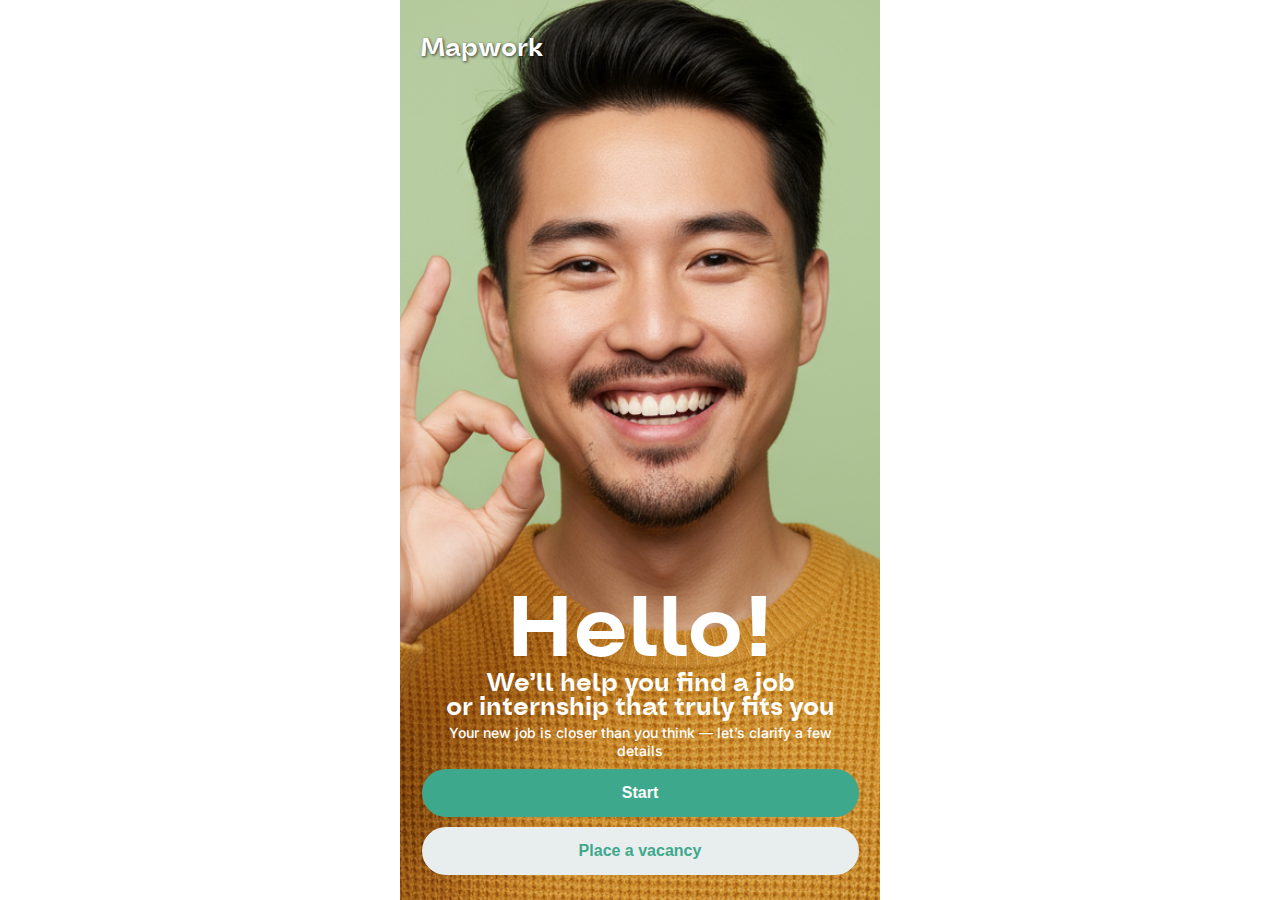
<file: index.html>
<!DOCTYPE html>
<html lang="en">
  <head>
    <meta charset="UTF-8" />
    <meta name="viewport" content="width=device-width, initial-scale=1.0" />
    <title>Mini app</title>
    <link rel="stylesheet" href="style.css" />
    <link
      rel="stylesheet"
      href="https://cdnjs.cloudflare.com/ajax/libs/font-awesome/6.4.0/css/all.min.css"
    />
    <link
      href="https://fonts.googleapis.com/css2?family=Inter:wght@400;500;600;700&display=swap"
      rel="stylesheet"
    />

    <script src="https://code.jquery.com/jquery-3.6.0.min.js"></script>
  </head>
  <body>
    <div class="container">
      <div class="hero">
        <img src="./images/home.png" alt="App interface" class="hero-image" />
        <h3 class="hero_logo">Mapwork</h3>
        <div class="info" id="info">
          <h1 class="info_title">Hello!</h1>
          <h3 class="info_text">
            We’ll help you find a job or internship that truly fits you
          </h3>
          <span class="info_footer"
            >Your new job is closer than you think — let’s clarify a few
            details</span
          >
        </div>
      </div>
    </div>
    <script src="./components/button.component.js"></script>
    <script src="./components/input.js"></script>
    <script src="script.js"></script>
  </body>
</html>
</file>
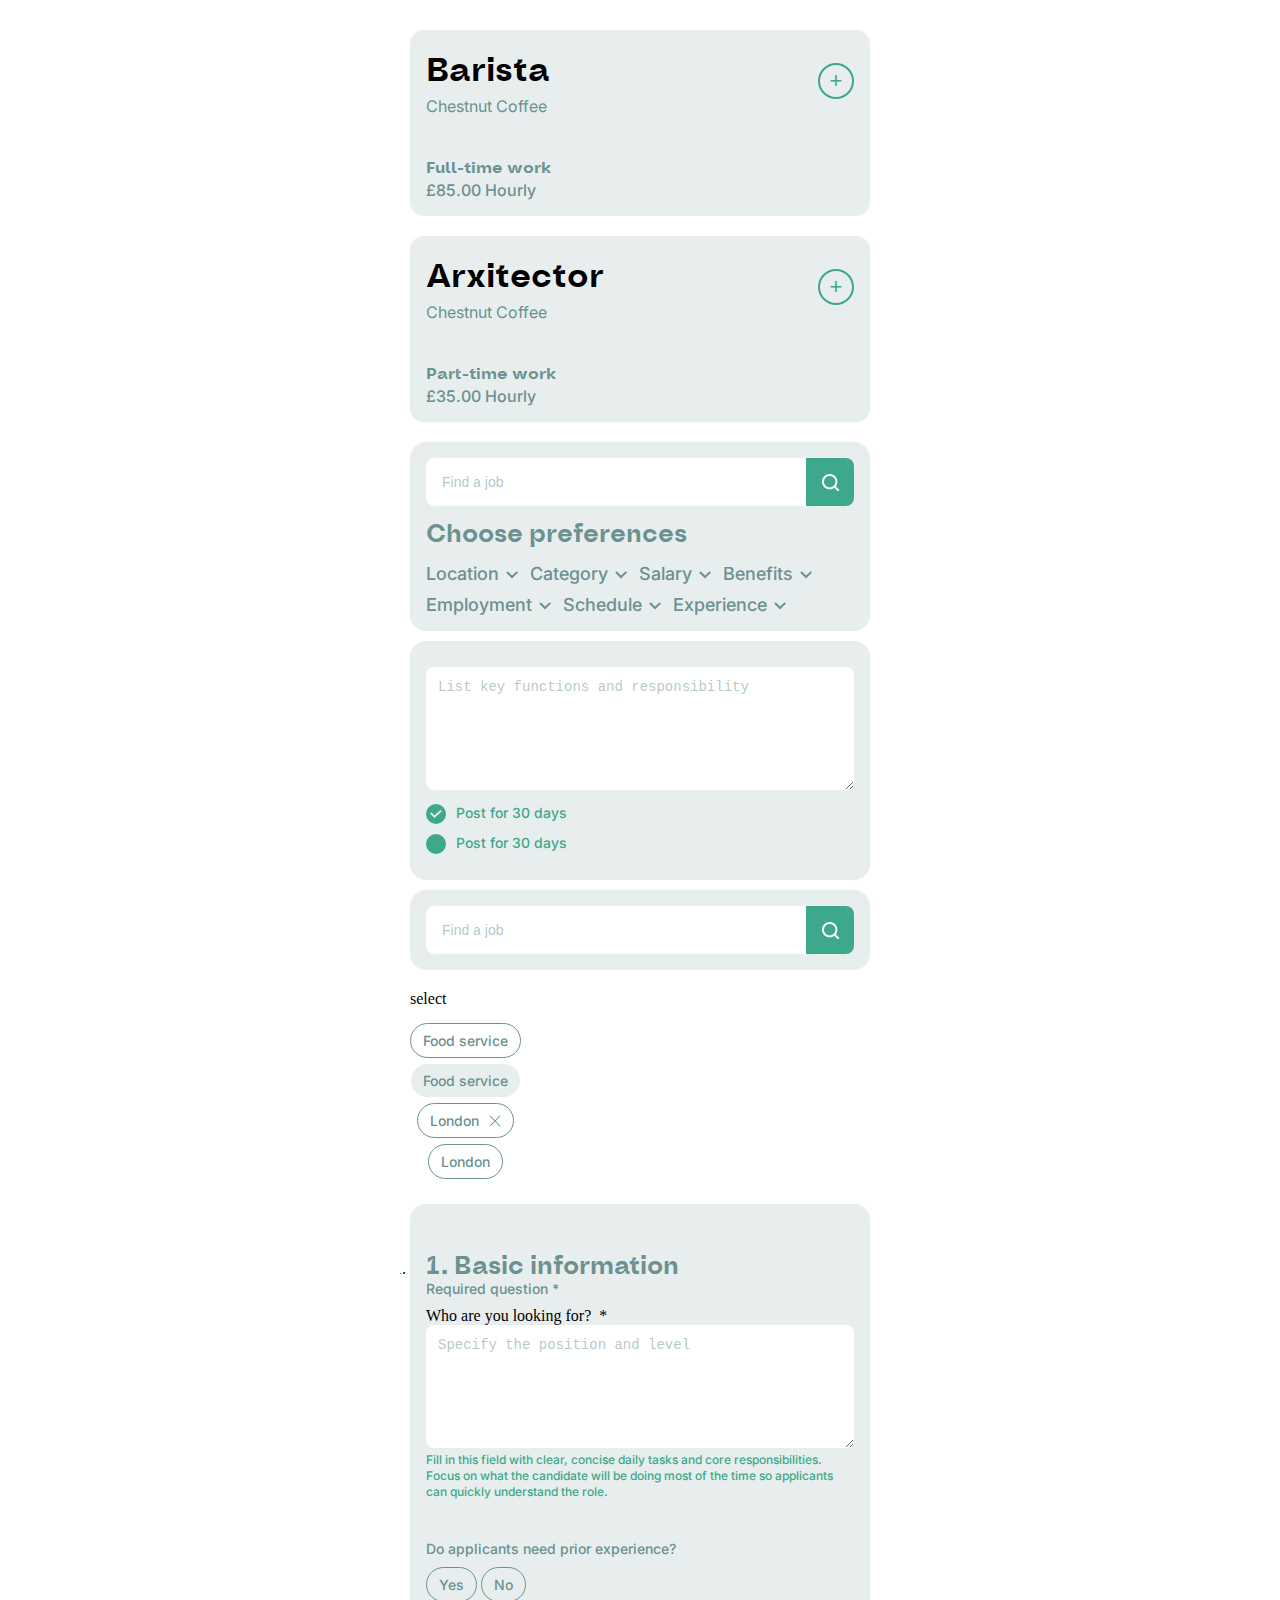
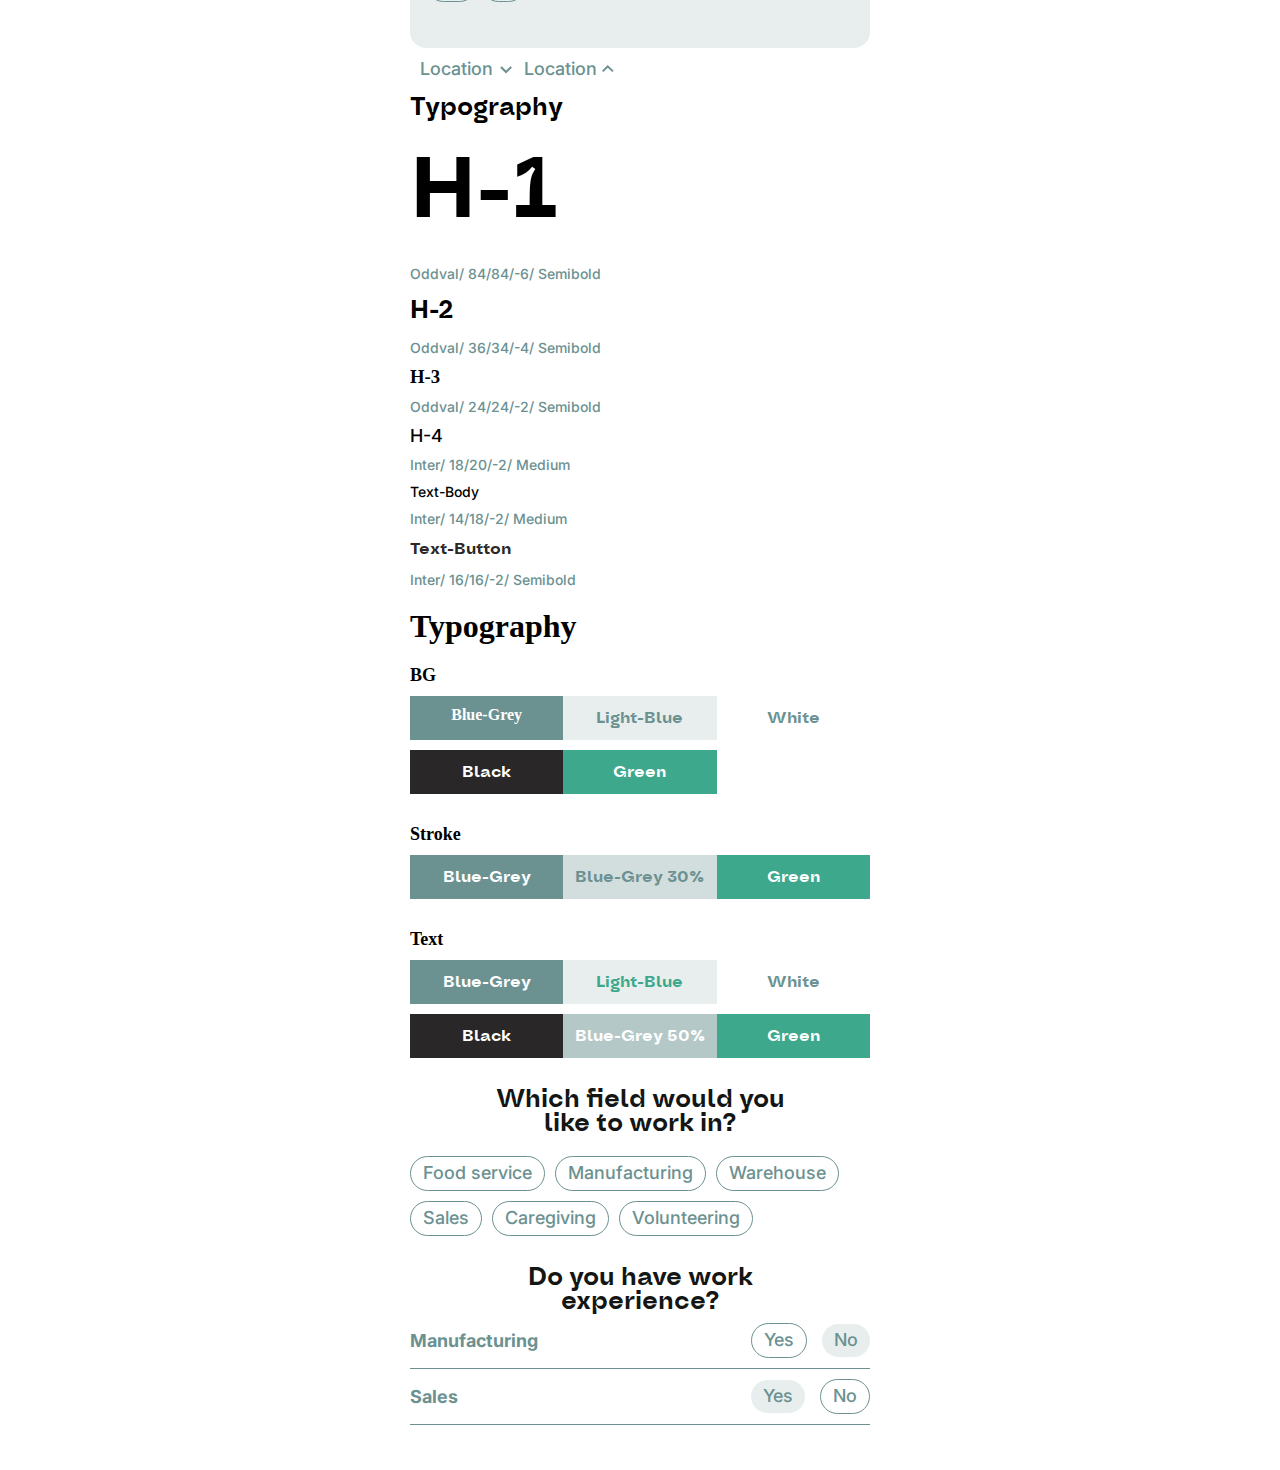
<file: component.html>
<!DOCTYPE html>
<html lang="en">
  <head>
    <meta charset="UTF-8" />
    <meta name="viewport" content="width=device-width, initial-scale=1.0" />
    <title>Component UI</title>
    <link rel="stylesheet" href="style.css" />
    <link
      rel="stylesheet"
      href="https://cdnjs.cloudflare.com/ajax/libs/font-awesome/6.4.0/css/all.min.css"
    />
    <link
      href="https://fonts.googleapis.com/css2?family=Inter:wght@400;500;600;700&display=swap"
      rel="stylesheet"
    />
    <script src="https://code.jquery.com/jquery-3.6.0.min.js"></script>
  </head>
  <body>
    <div class="component_container">
      <div class="filters_list">
        <div
          class="list_item"
          data-title="barista"
          data-location="London"
          data-category="coffee"
          data-employment="full-time"
          data-salary="85000"
        >
          <div class="list_top">
            <div class="title">
              <h2>Barista</h2>
              <span>Chestnut Coffee</span>
            </div>
            <button class="toggle-btn">
              <span class="plus">+</span>
              <span class="minus">−</span>
            </button>
          </div>
          <div class="list_footer">
            <p>Full-time work</p>
            <span>£85.00 Hourly</span>
          </div>
          <div class="collapse">
            <h3 class="respon_title">Responsibilities</h3>
            <ul class="responsibiliti_list">
              <li class="collapse_item">
                Prepare coffee according to specialty coffee standards
                (espresso, cappuccino, latte, and alternative brewing methods)
              </li>
              <li class="collapse_item">
                Operate and maintain coffee equipment
              </li>
              <li class="collapse_item">
                Advise guests on the menu and coffee drinks
              </li>
              <li class="collapse_item">
                Keep the workspace and guest areas clean and organized
              </li>
            </ul>
            <h3>We expect from the candidate:</h3>
            <ul class="candidate_list">
              <li class="candidate_item">
                Barista experience is a plus but not required
              </li>
              <li class="candidate_item">
                Ability to work in a team and attention to detail
              </li>
              <li class="candidate_item">
                Friendly and communicative attitude
              </li>
              <li class="candidate_item">
                Willingness to learn and grow in the coffee field
              </li>
            </ul>
            <h3 class="offer_title">What we offer</h3>
            <ul class="offer_list">
              <li class="offer_item">Training in specialty coffee standards</li>
              <li class="offer_item">Friendly and supportive team</li>
              <li class="offer_item">
                Flexible working schedule (part-time or full-time)
              </li>
              <li class="offer_item">Opportunities for career growth</li>
              <li class="offer_item">
                Bonuses and discounts on coffee products
              </li>
            </ul>
            <button id="Apply" class="apply-btn">Apply</button>
          </div>
        </div>
        <div
          class="list_item"
          data-title="arxitektor"
          data-location="manchester"
          data-category="tea"
          data-employment="part-time"
          data-salary="35000"
        >
          <div class="list_top">
            <div class="title">
              <h2>Arxitector</h2>
              <span>Chestnut Coffee</span>
            </div>
            <button class="toggle-btn">
              <span class="plus">+</span>
              <span class="minus">−</span>
            </button>
          </div>
          <div class="list_footer">
            <p>Part-time work</p>
            <span>£35.00 Hourly</span>
          </div>
          <div class="collapse">
            <h3 class="respon_title">Responsibilities</h3>
            <ul class="responsibiliti_list">
              <li class="collapse_item">
                Prepare coffee according to specialty coffee standards
              </li>
              <li class="collapse_item">
                Operate and maintain coffee equipment
              </li>
              <li class="collapse_item">
                Advise guests on the menu and coffee drinks
              </li>
              <li class="collapse_item">
                Keep the workspace and guest areas clean and organized
              </li>
            </ul>
            <h3>We expect from the candidate:</h3>
            <ul class="candidate_list">
              <li class="candidate_item">
                Barista experience is a plus but not required
              </li>
              <li class="candidate_item">
                Ability to work in a team and attention to detail
              </li>
              <li class="candidate_item">
                Friendly and communicative attitude
              </li>
              <li class="candidate_item">
                Willingness to learn and grow in the coffee field
              </li>
            </ul>
            <h3 class="offer_title">What we offer</h3>
            <ul class="offer_list">
              <li class="offer_item">Training in specialty coffee standards</li>
              <li class="offer_item">Friendly and supportive team</li>
              <li class="offer_item">
                Flexible working schedule (part-time or full-time)
              </li>
              <li class="offer_item">Opportunities for career growth</li>
              <li class="offer_item">
                Bonuses and discounts on coffee products
              </li>
            </ul>
            <button id="Apply" class="apply-btn">Apply</button>
          </div>
        </div>
      </div>
      <div class="find">
        <div class="input">
          <input type="text" id="searchInput" placeholder="Find a job" />
          <div class="icon clear">✕</div>
          <div class="icon search">
            <img src="./images/search.png" alt="search" />
          </div>
        </div>

        <h3 class="find_title">Choose preferences</h3>
        <div class="filters">
          <div class="filter_item">
            <span>Location</span>
            <img
              src="./images/updown.png"
              class="pastga active"
              alt="updown icon"
            />
            <img src="./images/ops.svg" class="yuqoriga" alt="updown icon" />
          </div>
          <div class="filter_item">
            <span>Category</span>
            <img
              src="./images/updown.png"
              class="pastga active"
              alt="updown icon"
            />
            <img src="./images/ops.svg" class="yuqoriga" alt="updown icon" />
          </div>
          <div class="filter_item">
            <span>Salary</span>
            <img
              src="./images/updown.png"
              class="pastga active"
              alt="updown icon"
            />
            <img src="./images/ops.svg" class="yuqoriga" alt="updown icon" />
          </div>
          <div class="filter_item">
            <span>Benefits</span>
            <img
              src="./images/updown.png"
              class="pastga active"
              alt="updown icon"
            />
            <img src="./images/ops.svg" class="yuqoriga" alt="updown icon" />
          </div>
          <div class="filter_item">
            <span>Employment</span>
            <img
              src="./images/updown.png"
              class="pastga active"
              alt="updown icon"
            />
            <img src="./images/ops.svg" class="yuqoriga" alt="updown icon" />
          </div>
          <div class="filter_item">
            <span>Schedule</span>
            <img
              src="./images/updown.png"
              class="pastga active"
              alt="updown icon"
            />
            <img src="./images/ops.svg" class="yuqoriga" alt="updown icon" />
          </div>
          <div class="filter_item">
            <span>Experience</span>
            <img
              src="./images/updown.png"
              class="pastga active"
              alt="updown icon"
            />
            <img src="./images/ops.svg" class="yuqoriga" alt="updown icon" />
          </div>
        </div>
      </div>
      <div class="company">
        <div class="company_form">
          <div id="companyInputComponent"></div>
          <div class="form_item">
            <textarea
              name=""
              placeholder="List key functions and responsibility"
            ></textarea>
          </div>
          <div class="checkbox">
            <div class="checkbox_item">
              <div class="check_icon">
                <img src="./images/check.png" class="active" alt="check icon" />
              </div>
              <span>Post for 30 days</span>
            </div>
            <div class="checkbox_item">
              <div class="check_icon">
                <img src="./images/check.png" alt="check icon" />
              </div>
              <span>Post for 30 days</span>
            </div>
          </div>
        </div>
      </div>
      <div class="find">
        <div class="input">
          <input type="text" id="searchInputComp" placeholder="Find a job" />
          <div class="icon clear">✕</div>
          <div class="icon search">
            <img src="./images/search.png" alt="search" />
          </div>
        </div>
      </div>
      <div id="btnsComponent" class="btns"></div>
      <div class="select">
        <span>select</span>
        <div class="filter_keys">
          <div class="keys_item">
            <span>Food service</span>
          </div>
          <div class="keys_item active">
            <span>Food service</span>
          </div>
          <div class="keys_item">
            <span>London</span>
            <img src="./images/filterClose.png" alt="filterClose icon" />
          </div>
          <div class="keys_item">
            <span>London</span>
          </div>
        </div>
      </div>
      <div class="form_elements">
        <ol class="content">
          <li class="question">
            <!-- <h4>Who are you looking for? </h4> -->
            <h1>1. Basic information</h1>
            <p>Required question *</p>
            <div id="questionForm" class="form">
              <div id="formTopComp" class="form_top"></div>
              <div class="form_item">
                <label for="">Who are you looking for?  *</label>
                <textarea
                  name=""
                  placeholder="Specify the position and level"
                ></textarea>
                <br />
                <span class="area_info">
                  Fill in this field with clear, concise daily tasks and core
                  responsibilities. Focus on what the candidate will be doing
                  most of the time so applicants can quickly understand the
                  role.
                </span>
              </div>
              <div class="application_nedd">
                <h1>Do applicants need prior experience?</h1>
                <div class="buttons">
                  <div class="yes">Yes</div>
                  <div class="no">No</div>
                </div>
              </div>
            </div>
          </li>
        </ol>
        <div class="filters">
          <div class="filter_item">
            <span>Location</span>
            <img
              src="./images/updown.png"
              class="pastga active"
              alt="updown icon"
            />
            <img src="./images/ops.svg" class="yuqoriga" alt="updown icon" />
          </div>
          <div class="filter_item">
            <span>Location</span>
            <img src="./images/updown.png" class="pastga" alt="updown icon" />
            <img
              src="./images/ops.svg"
              class="yuqoriga active"
              alt="updown icon"
            />
          </div>
        </div>
      </div>
      <div class="typography">
        <h2>Typography</h2>
        <h1>H-1</h1>
        <span class="h1_info">Oddval/ 84/84/-6/ Semibold</span>
        <h2>H-2</h2>
        <span class="h1_info">Oddval/ 36/34/-4/ Semibold</span>
        <h3>H-3</h3>
        <span class="h1_info">Oddval/ 24/24/-2/ Semibold</span>
        <h4>H-4</h4>
        <span class="h1_info">Inter/ 18/20/-2/ Medium</span>
        <p class="text">Text-Body</p>
        <span class="h1_info">Inter/ 14/18/-2/ Medium</span>
        <p class="btn">Text-Button</p>
        <span class="h1_info">Inter/ 16/16/-2/ Semibold</span>
        <div class="compBtn"></div>
      </div>
      <div class="typographys">
        <h1>Typography</h1>

        <div class="section">
          <h2>BG</h2>
          <div class="color-row">
            <div class="color-box bg-blue-grey">Blue-Grey</div>
            <div class="color-box bg-light-blue">Light-Blue</div>
            <div class="color-box bg-white">White</div>
          </div>
          <div class="color-row">
            <div class="color-box bg-black">Black</div>
            <div class="color-box bg-green">Green</div>
            <div class="color-box"></div>
          </div>
        </div>

        <div class="section">
          <h2>Stroke</h2>
          <div class="color-stroke">
            <div class="color-boxs stroke-blue-grey">Blue-Grey</div>
            <div class="color-boxs stroke-blue-grey-30">Blue-Grey 30%</div>
            <div class="color-boxs stroke-green">Green</div>
          </div>
        </div>

        <div class="section">
          <h2>Text</h2>
          <div class="color-stroke">
            <div class="color-boxs text-white bg-blue-grey">Blue-Grey</div>
            <div class="color-boxs text-light-blue bg-white">Light-Blue</div>
            <div class="color-boxs text-blue-grey bg-white">White</div>
          </div>
          <div class="color-stroke">
            <div class="color-boxs text-white bg-black">Black</div>
            <div class="color-boxs text-white bg-bluee-grey">Blue-Grey 50%</div>
            <div class="color-boxs text-white bg-green">Green</div>
          </div>
        </div>
      </div>
      <div class="organisms">
        <div class="card">
          <h3 class="card_title">
            Which field would you <br />
            like to work in?
          </h3>
          <div class="tubs">
            <div class="tub">Food service</div>
            <div class="tub">Manufacturing</div>
            <div class="tub">Warehouse</div>
            <div class="tub">Sales</div>
            <div class="tub">Caregiving</div>
            <div class="tub">Volunteering</div>
          </div>
        </div>
        <div class="card">
          <h3 class="card_title">
            Do you have work <br />
            experience?
          </h3>
          <div class="lists_work">
            <div class="list_item">
              <h4 class="list_title">Manufacturing</h4>
              <div class="buttons">
                <div class="yes active">Yes</div>
                <div class="no">No</div>
              </div>
            </div>
            <div class="list_item">
              <h4 class="list_title">Sales</h4>
              <div class="buttons">
                <div class="yes">Yes</div>
                <div class="no active">No</div>
              </div>
            </div>
          </div>
        </div>
      </div>
    </div>
    <script src="./components/button.component.js"></script>
    <script src="./components/input.js"></script>
    <script src="script.js"></script>
  </body>
</html>
</file>
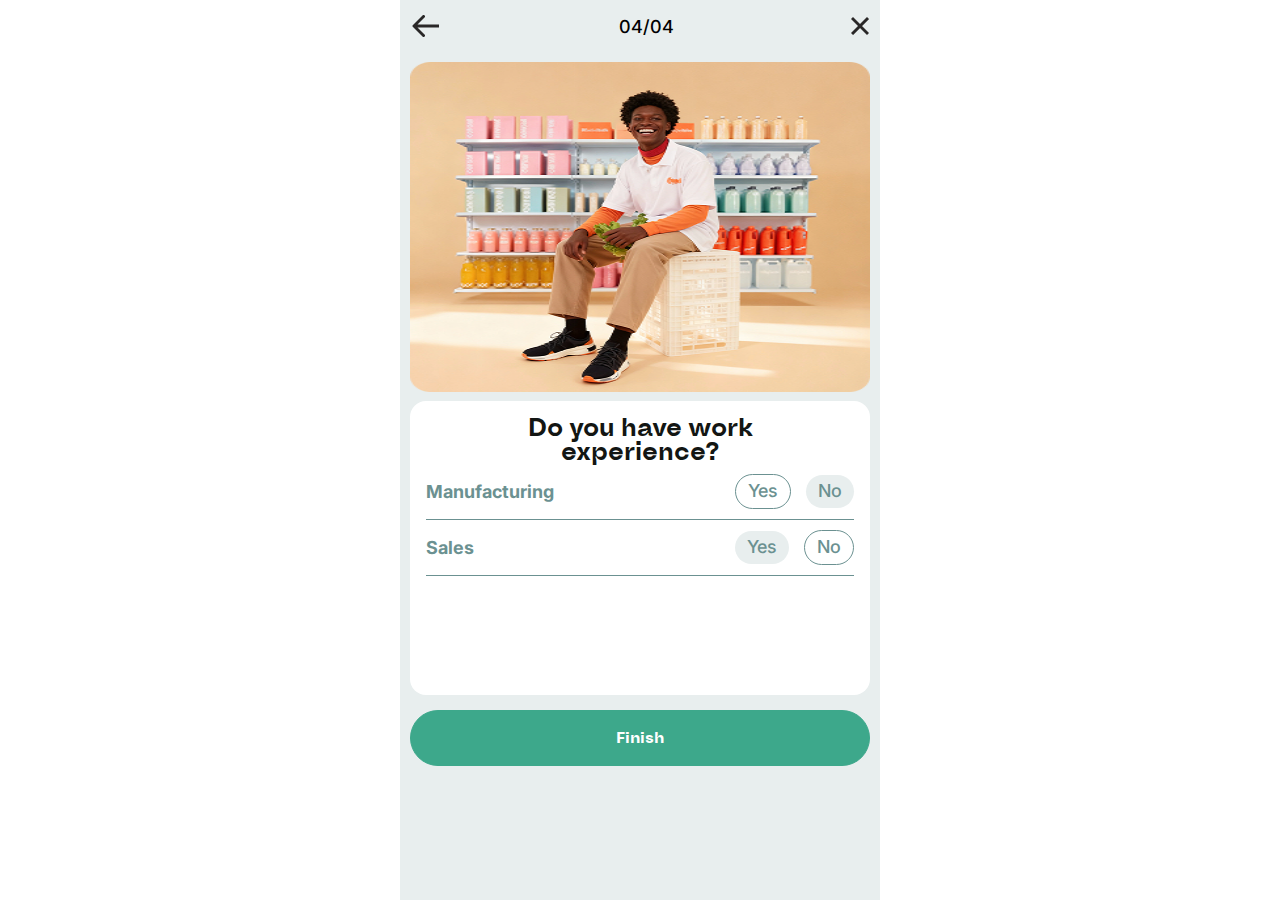
<file: finish.html>
<!DOCTYPE html>
<html lang="en">
  <head>
    <meta charset="UTF-8" />
    <meta name="viewport" content="width=device-width, initial-scale=1.0" />
    <title>Document</title>
    <link rel="stylesheet" href="style.css" />
    <link
      rel="stylesheet"
      href="https://cdnjs.cloudflare.com/ajax/libs/font-awesome/6.4.0/css/all.min.css"
    />
    <link
      href="https://fonts.googleapis.com/css2?family=Inter:wght@400;500;600;700&display=swap"
      rel="stylesheet"
    />
    <script src="https://code.jquery.com/jquery-3.6.0.min.js"></script>
  </head>
  <body>
    <div id="finishBtn" class="container second">
      <div class="close">
        <img src="./images/back.png" alt="" id="backBtn" />
        <h3 class="date">04/04</h3>
        <img src="./images/close.png" alt="close icon" />
      </div>

      <div class="images">
        <img src="./images/finish.png" alt="second page hero img" />
      </div>
      <div class="card">
        <h3 class="card_title">
          Do you have work <br />
          experience?
        </h3>
        <div class="lists_work">
          <div class="list_item">
            <h4 class="list_title">Manufacturing</h4>
            <div class="buttons">
              <div class="yes active">Yes</div>
              <div class="no">No</div>
            </div>
          </div>
          <div class="list_item">
            <h4 class="list_title">Sales</h4>
            <div class="buttons">
              <div class="yes">Yes</div>
              <div class="no active">No</div>
            </div>
          </div>
        </div>
      </div>

      <!-- <div id="second_btn"></div> -->
    </div>
    <script src="./components/button.component.js"></script>
    <script src="./components/input.js"></script>
    <script src="script.js"></script>
  </body>
</html>
</file>
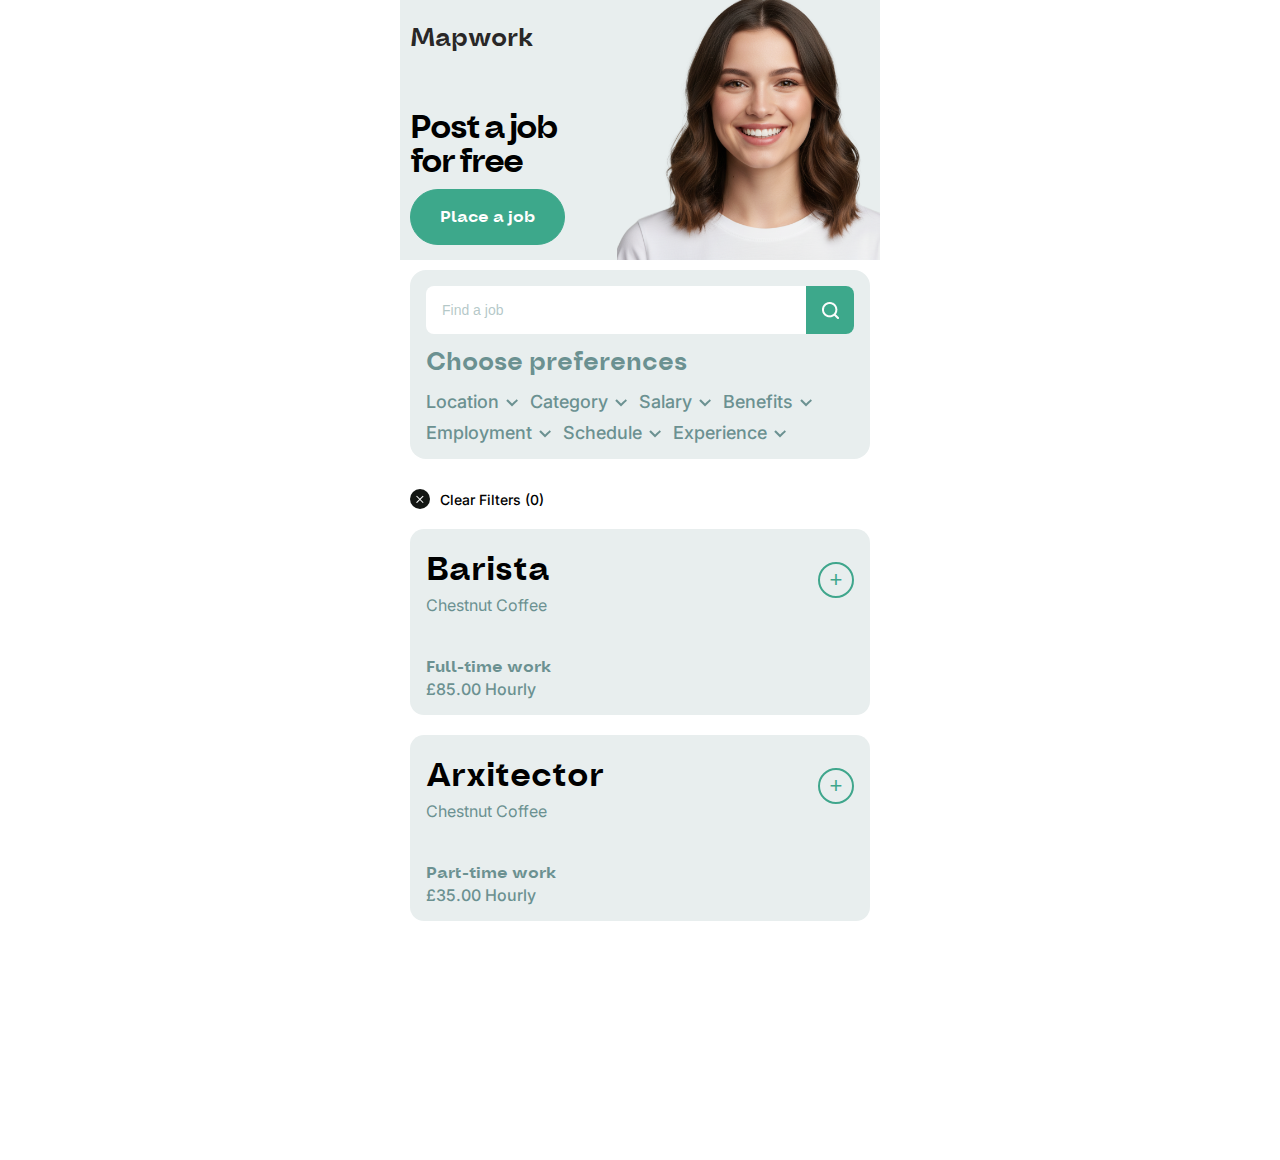
<file: jobs.html>
<!DOCTYPE html>
<html lang="en">
  <head>
    <meta charset="UTF-8" />
    <meta name="viewport" content="width=device-width, initial-scale=1.0" />
    <title>Jobs</title>
    <link rel="stylesheet" href="style.css" />
    <link
      rel="stylesheet"
      href="https://cdnjs.cloudflare.com/ajax/libs/font-awesome/6.4.0/css/all.min.css"
    />
    <link
      href="https://fonts.googleapis.com/css2?family=Inter:wght@400;500;600;700&display=swap"
      rel="stylesheet"
    />
    <script src="https://code.jquery.com/jquery-3.6.0.min.js"></script>
  </head>
  <body>
    <div class="container_job">
      <div class="jobs_hero">
        <img src="./images/hero.png" alt="hero img" id="backBtn" />
        <h1 class="jobs_title">Mapwork</h1>
        <div id="infoBtn" class="job_info">
          <h2>
            Post a job <br />
            for free
          </h2>
        </div>
      </div>
      <div class="jobs_main container">
        <div class="find">
          <div class="input">
            <input type="text" id="searchInput" placeholder="Find a job" />
            <div class="icon clear">✕</div>
            <div class="icon search">
              <img src="./images/search.png" alt="search" />
            </div>
          </div>

          <h3 class="find_title">Choose preferences</h3>
          <div class="filters">
            <div class="filter_item">
              <span>Location</span>
              <img
                src="./images/updown.png"
                class="pastga active"
                alt="updown icon"
              />
              <img src="./images/ops.svg" class="yuqoriga" alt="updown icon" />
            </div>
            <div class="filter_item">
              <span>Category</span>
              <img
                src="./images/updown.png"
                class="pastga active"
                alt="updown icon"
              />
              <img src="./images/ops.svg" class="yuqoriga" alt="updown icon" />
            </div>
            <div class="filter_item">
              <span>Salary</span>
              <img
                src="./images/updown.png"
                class="pastga active"
                alt="updown icon"
              />
              <img src="./images/ops.svg" class="yuqoriga" alt="updown icon" />
            </div>
            <div class="filter_item">
              <span>Benefits</span>
              <img
                src="./images/updown.png"
                class="pastga active"
                alt="updown icon"
              />
              <img src="./images/ops.svg" class="yuqoriga" alt="updown icon" />
            </div>
            <div class="filter_item">
              <span>Employment</span>
              <img
                src="./images/updown.png"
                class="pastga active"
                alt="updown icon"
              />
              <img src="./images/ops.svg" class="yuqoriga" alt="updown icon" />
            </div>
            <div class="filter_item">
              <span>Schedule</span>
              <img
                src="./images/updown.png"
                class="pastga active"
                alt="updown icon"
              />
              <img src="./images/ops.svg" class="yuqoriga" alt="updown icon" />
            </div>
            <div class="filter_item">
              <span>Experience</span>
              <img
                src="./images/updown.png"
                class="pastga active"
                alt="updown icon"
              />
              <img src="./images/ops.svg" class="yuqoriga" alt="updown icon" />
            </div>
          </div>
        </div>
        <div class="filter_value">
          <div class="filter_keys">
            <!-- <div class="keys_item">
              <span>Barista</span>
              <img src="./images/filterClose.png" alt="filterClose icon" />
            </div> -->
          </div>
          <div class="filter_result_total">
            <div class="close_total">
              <img src="./images/filterResultCloe.png" alt="updown icon" />
            </div>
            <span class="result_title">Clear Filters (0)</span>
          </div>
        </div>
        <div class="filters_list">
          <div
            class="list_item"
            data-title="barista"
            data-location="London"
            data-category="coffee"
            data-employment="full-time"
            data-salary="85000"
          >
            <div class="list_top">
              <div class="title">
                <h2>Barista</h2>
                <span>Chestnut Coffee</span>
              </div>
              <button class="toggle-btn">
                <span class="plus">+</span>
                <span class="minus">−</span>
              </button>
            </div>
            <div class="list_footer">
              <p>Full-time work</p>
              <span>£85.00 Hourly</span>
            </div>
            <div class="collapse">
              <h3 class="respon_title">Responsibilities</h3>
              <ul class="responsibiliti_list">
                <li class="collapse_item">
                  Prepare coffee according to specialty coffee standards
                  (espresso, cappuccino, latte, and alternative brewing methods)
                </li>
                <li class="collapse_item">
                  Operate and maintain coffee equipment
                </li>
                <li class="collapse_item">
                  Advise guests on the menu and coffee drinks
                </li>
                <li class="collapse_item">
                  Keep the workspace and guest areas clean and organized
                </li>
              </ul>
              <h3>We expect from the candidate:</h3>
              <ul class="candidate_list">
                <li class="candidate_item">
                  Barista experience is a plus but not required
                </li>
                <li class="candidate_item">
                  Ability to work in a team and attention to detail
                </li>
                <li class="candidate_item">
                  Friendly and communicative attitude
                </li>
                <li class="candidate_item">
                  Willingness to learn and grow in the coffee field
                </li>
              </ul>
              <h3 class="offer_title">What we offer</h3>
              <ul class="offer_list">
                <li class="offer_item">
                  Training in specialty coffee standards
                </li>
                <li class="offer_item">Friendly and supportive team</li>
                <li class="offer_item">
                  Flexible working schedule (part-time or full-time)
                </li>
                <li class="offer_item">Opportunities for career growth</li>
                <li class="offer_item">
                  Bonuses and discounts on coffee products
                </li>
              </ul>
              <button id="Apply" class="apply-btn">Apply</button>
            </div>
          </div>
          <div
            class="list_item"
            data-title="arxitektor"
            data-location="manchester"
            data-category="tea"
            data-employment="part-time"
            data-salary="35000"
          >
            <div class="list_top">
              <div class="title">
                <h2>Arxitector</h2>
                <span>Chestnut Coffee</span>
              </div>
              <button class="toggle-btn">
                <span class="plus">+</span>
                <span class="minus">−</span>
              </button>
            </div>
            <div class="list_footer">
              <p>Part-time work</p>
              <span>£35.00 Hourly</span>
            </div>
            <div class="collapse">
              <h3 class="respon_title">Responsibilities</h3>
              <ul class="responsibiliti_list">
                <li class="collapse_item">
                  Prepare coffee according to specialty coffee standards
                </li>
                <li class="collapse_item">
                  Operate and maintain coffee equipment
                </li>
                <li class="collapse_item">
                  Advise guests on the menu and coffee drinks
                </li>
                <li class="collapse_item">
                  Keep the workspace and guest areas clean and organized
                </li>
              </ul>
              <h3>We expect from the candidate:</h3>
              <ul class="candidate_list">
                <li class="candidate_item">
                  Barista experience is a plus but not required
                </li>
                <li class="candidate_item">
                  Ability to work in a team and attention to detail
                </li>
                <li class="candidate_item">
                  Friendly and communicative attitude
                </li>
                <li class="candidate_item">
                  Willingness to learn and grow in the coffee field
                </li>
              </ul>
              <h3 class="offer_title">What we offer</h3>
              <ul class="offer_list">
                <li class="offer_item">
                  Training in specialty coffee standards
                </li>
                <li class="offer_item">Friendly and supportive team</li>
                <li class="offer_item">
                  Flexible working schedule (part-time or full-time)
                </li>
                <li class="offer_item">Opportunities for career growth</li>
                <li class="offer_item">
                  Bonuses and discounts on coffee products
                </li>
              </ul>
              <button id="Apply" class="apply-btn">Apply</button>
            </div>
          </div>
        </div>
      </div>
    </div>

    <!-- location modal -->
    <div class="location-modal" id="locationModal">
      <div class="location-box">
        <div class="location-header">
          <h3>Location</h3>
          <span class="close-modal">✕</span>
        </div>

        <div class="location-section">
          <div class="tags">
            <span class="tag" data-type="city">London</span>
            <span class="tag" data-type="city">Manchester</span>
            <span class="tag" data-type="city">Birmingham</span>
            <span class="tag" data-type="city">Liverpool</span>
            <span class="tag" data-type="city">Edinburgh</span>
          </div>
        </div>

        <div class="location-section">
          <h4>Borough</h4>
          <div class="tags">
            <span class="tag" data-type="borough">Camden</span>
            <span class="tag" data-type="borough">Greenwich</span>
            <span class="tag" data-type="borough">Hackney</span>
            <span class="tag" data-type="borough">Hammersmith and Fulham</span>
            <span class="tag" data-type="borough">Islington</span>
            <span class="tag" data-type="borough">Kensington and Chelsea</span>
            <span class="tag" data-type="borough">Islington</span>
            <span class="tag" data-type="borough">Lambeth</span>
            <span class="tag" data-type="borough">Lewisham</span>
            <span class="tag" data-type="borough">Southwark</span>
            <span class="tag" data-type="borough">Tower Hamlets</span>
            <span class="tag" data-type="borough">Westminster</span>
            <span class="tag" data-type="borough">Brent</span>
            <span class="tag" data-type="borough">Haringey</span>
            <span class="tag" data-type="borough">Harrow</span>
            <span class="tag" data-type="borough">Hillingdon</span>
          </div>
        </div>
      </div>
    </div>
    <div id="categoryBackdrop"></div>

    <!-- SALARY MODAL -->
    <div class="salary-modal" id="salaryModal">
      <div class="salary-box">
        <div class="salary-header">
          <h3>Salary</h3>
          <span class="close-salary">✕</span>
        </div>

        <div class="salary-value">
          <span>min</span>
          <strong><span id="salaryAmount">10 000</span> £</strong>
        </div>

        <!-- RANGE -->
        <div class="range-wrapper">
          <div class="range-track">
            <div class="range-fill"></div>
            <div class="range-thumb"></div>
          </div>
        </div>
      </div>
    </div>
    <div id="categoryModal">
      <h3>Category</h3>
      <span class="close-category">✕</span>
      <div class="tags">
        <span class="tag" data-type="category">Coffee</span>
        <span class="tag" data-type="category">Tea</span>
        <span class="tag" data-type="category">Juice</span>
      </div>
    </div>

    <script src="./components/button.component.js"></script>
    <script src="./components/input.js"></script>
    <script src="script.js"></script>
  </body>
</html>
</file>
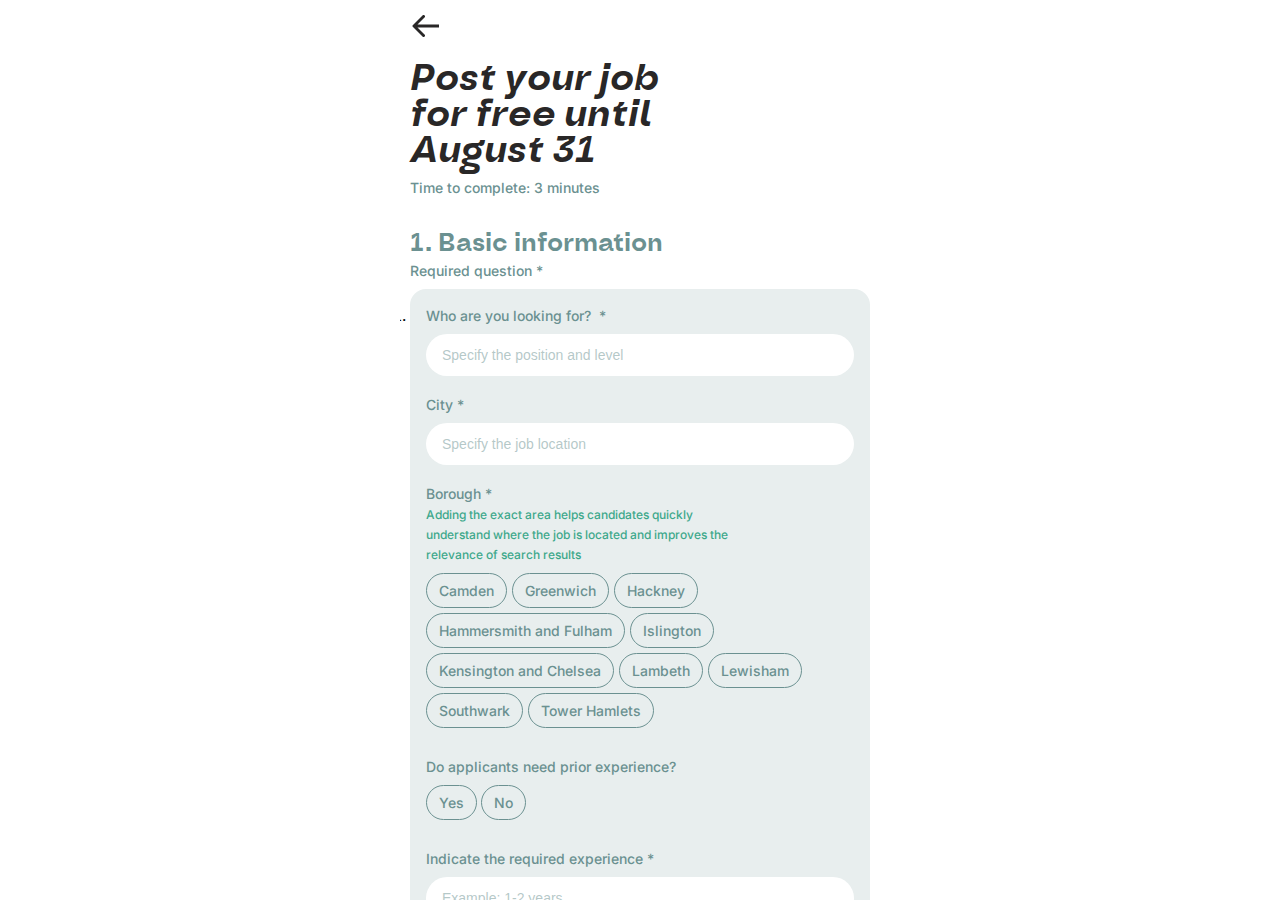
<file: jobsDetails.html>
<!DOCTYPE html>
<html lang="en">
  <head>
    <meta charset="UTF-8" />
    <meta name="viewport" content="width=device-width, initial-scale=1.0" />
    <title>Jobs details</title>
    <link rel="stylesheet" href="style.css" />
    <link
      rel="stylesheet"
      href="https://cdnjs.cloudflare.com/ajax/libs/font-awesome/6.4.0/css/all.min.css"
    />
  </head>
  <body>
    <div class="container">
      <img src="./images/back.png" alt="" id="backBtn" />
      <h1 class="detail_title">Post your job for free until August 31</h1>
      <span class="detail_info">Time to complete: 3 minutes</span>
      <div class="job_main">
        <ol class="content">
          <h1>1. Basic information</h1>
          <p>Required question <span>*</span></p>
          <li class="question">
            <div id="questionForm" class="form">
              <div id="formTop" class="form_top"></div>
              <article>Borough *</article>
              <span class="label_info">
                Adding the exact area helps candidates quickly <br />
                understand where the job is located and improves the <br />
                relevance of search results
              </span>
              <div class="borough_btn">
                <div class="btn">Camden</div>
                <div class="btn">Greenwich</div>
                <div class="btn">Hackney</div>
                <div class="btn">Hammersmith and Fulham</div>
                <div class="btn">Islington</div>
                <div class="btn">Kensington and Chelsea</div>
                <div class="btn">Lambeth</div>
                <div class="btn">Lewisham</div>
                <div class="btn">Southwark</div>
                <div class="btn">Tower Hamlets</div>
              </div>
              <div class="application_nedd">
                <h1>Do applicants need prior experience?</h1>
                <div class="buttons">
                  <div class="yes">Yes</div>
                  <div class="no">No</div>
                </div>
              </div>
              <div id="indicate" class="indicate"></div>
              <div class="space_role">
                <h1 class="role_title">
                  Specify the compensation for this role  *
                </h1>
                <span class="role_text"
                  >Provide the salary or rate, or select ‘Unpaid’ if the role
                  <br />
                  is voluntary</span
                >
                <div class="borough_btn">
                  <div class="btn">Hourly</div>
                  <div class="btn">Monthly</div>
                  <div class="btn">Project-based</div>
                  <div class="btn">Unpaid</div>
                </div>
              </div>
              <div class="payment_method">
                <h1 class="role_title">Choose the payment options  *</h1>
                <div class="borough_btn">
                  <div class="btn">Holiday pay</div>
                  <div class="btn">Referral bonus</div>
                  <div class="btn">Paid vacation</div>
                  <div class="btn">Bonus system</div>
                  <div class="btn">Paid overtime</div>
                  <div class="btn">Employee discounts</div>
                </div>
              </div>
              <div id="salary" class="salary"></div>
              <div class="schedule">
                <h1 class="schedule_title">Work schedule *</h1>
                <div class="borough_btn">
                  <div class="btn">Shift-based</div>
                  <div class="btn">Flexible</div>
                  <div class="btn">Fixed</div>
                </div>
              </div>
              <div class="schedule employment_type">
                <h1 class="schedule_title">Employment type *</h1>
                <div class="borough_btn">
                  <div class="btn">Full-time</div>
                  <div class="btn">Part-time</div>
                  <div class="btn">Freelance</div>
                  <div class="btn">Project-based contract</div>
                </div>
              </div>
              <div class="benefits">
                <h1 class="role_title">Benefits *</h1>
                <span class="role_text"
                  >The benefits make your application more attractive</span
                >
                <div class="borough_btn">
                  <div class="btn">Flexible schedule</div>
                  <div class="btn">Paid training</div>
                  <div class="btn">Paid training</div>
                  <div class="btn">Employee discounts</div>
                  <div class="btn">Travel reimbursement</div>
                  <div class="btn">Accommodation provided</div>
                  <div class="btn">Tips included</div>
                  <div class="btn">Career growth opportunities</div>
                  <div class="btn">Transport to workplace</div>
                  <div class="btn">Friendly team</div>
                  <div class="btn">Safe working environment</div>
                  <div class="btn">Work equipment provided</div>
                </div>
              </div>
              <div class="health">
                <h1>Is health insurance provided?</h1>
                <div class="buttons">
                  <div class="yes">Yes</div>
                  <div class="no">No</div>
                </div>
              </div>
              <div class="Weekend">
                <h1 class="schedule_title">Weekend / evening shifts *</h1>
                <div class="borough_btn">
                  <div class="btn">Weekend shifts</div>
                  <div class="btn">Evening shifts</div>
                  <div class="btn">Both</div>
                  <div class="btn">No</div>
                </div>
              </div>
            </div>
          </li>
          <h1 class="company_title">2. About the company</h1>
          <li class="company">
            <div id="companyInput" class="company_form"></div>
          </li>
          <h1>3. Job Details</h1>
          <li class="job_detal">
            <div class="job_form">
              <div class="form_item">
                <span>Responsibilities *</span>
                <textarea
                  name=""
                  placeholder="List key functions and responsibility"
                ></textarea>
                <br />
                <span class="area_info">
                  Fill in this field with clear, concise daily tasks and core
                  responsibilities. Focus on what the candidate will be doing
                  most of the time so applicants can quickly understand the
                  role.
                </span>
              </div>
              <div class="form_item">
                <span>Expectations from the candidate * </span>
                <textarea
                  name=""
                  placeholder="Experience, key skills and qualities"
                ></textarea>
                <br />
                <span class="area_info">
                  Describe the skills, experience, and qualities you expect from
                  the candidate. This helps applicants assess whether they are a
                  good fit before applying.
                </span>
              </div>
              <div class="form_item">
                <span>What you offer  *</span>
                <textarea
                  name=""
                  placeholder="Describe conditions, benefits, and work atmosphere"
                ></textarea>
                <br />
                <span class="area_info">
                  List the key benefits, working conditions, and opportunities
                  your company provides. This section should clearly show why
                  candidates would want to join your team.
                </span>
              </div>
            </div>
          </li>
          <h1 class="company_title">4. Contacts</h1>
          <li class="Contacts">
            <div id="contactInput" class="company_form"></div>
          </li>
          <div class="checkbox">
            <div class="checkbox_item">
              <div class="check_icon">
                <img
                  src="./images/checks.png"
                  class="active"
                  alt="check icon"
                />
              </div>
              <span>Post for 30 days</span>
            </div>
            <div class="checkbox_item">
              <div class="check_icon">
                <img src="./images/checks.png" alt="check icon" />
              </div>
              <span>I agree with the terms and data processing</span>
            </div>
          </div>
        </ol>
        <div id="footerBtn" class="footer_btn"></div>
      </div>
    </div>
    <script src="https://code.jquery.com/jquery-3.6.0.min.js"></script>
    <script src="./components/button.component.js"></script>
    <script src="./components/input.js"></script>
    <script src="script.js"></script>
  </body>
</html>
</file>
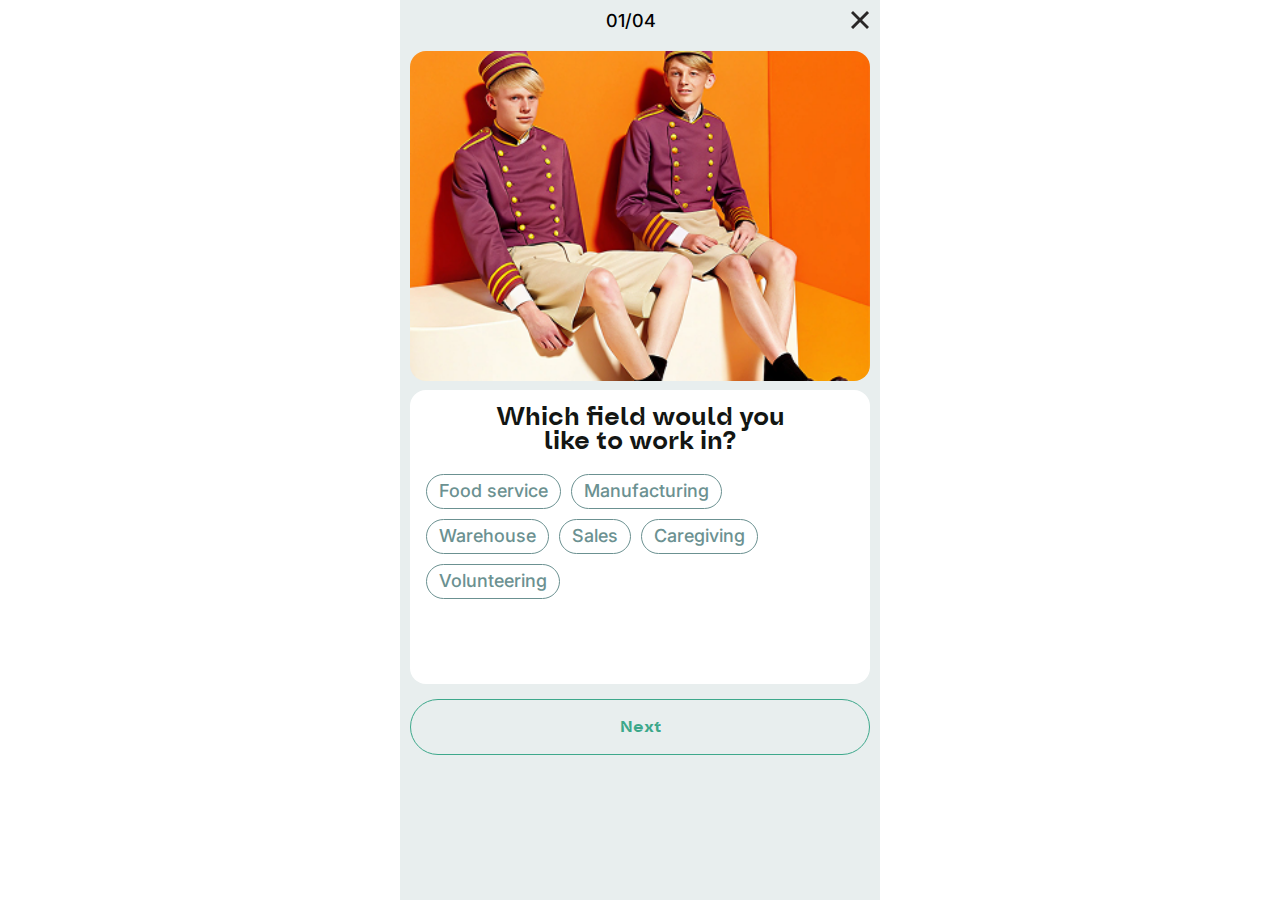
<file: second.html>
<!DOCTYPE html>
<html lang="en">
  <head>
    <meta charset="UTF-8" />
    <meta name="viewport" content="width=device-width, initial-scale=1.0" />
    <title>Document</title>
    <link rel="stylesheet" href="style.css" />
    <link
      rel="stylesheet"
      href="https://cdnjs.cloudflare.com/ajax/libs/font-awesome/6.4.0/css/all.min.css"
    />
    <link
      href="https://fonts.googleapis.com/css2?family=Inter:wght@400;500;600;700&display=swap"
      rel="stylesheet"
    />
    <script src="https://code.jquery.com/jquery-3.6.0.min.js"></script>
  </head>
  <body>
    <div id="second_btn" class="container second">
      <div class="close">
        <h1></h1>
        <h3 class="date">01/04</h3>
        <img
          src="./images/close.png"
          class="images_close"
          id="backBtn"
          alt="close icon"
        />
      </div>

      <div class="images">
        <img
          src="./images/second.png"
          class="second_img"
          alt="second page hero img"
        />
      </div>
      <div class="card">
        <h3 class="card_title">
          Which field would you <br />
          like to work in?
        </h3>
        <div class="tubs">
          <div class="tub">Food service</div>
          <div class="tub">Manufacturing</div>
          <div class="tub">Warehouse</div>
          <div class="tub">Sales</div>
          <div class="tub">Caregiving</div>
          <div class="tub">Volunteering</div>
        </div>
      </div>

      <!-- <div id="second_btn"></div> -->
    </div>
    <script src="./components/button.component.js"></script>
    <script src="./components/input.js"></script>
    <script src="script.js"></script>
  </body>
</html>
</file>
<file: style.css>
@import url("https://fonts.googleapis.com/css2?family=Inter:ital,opsz,wght@0,14..32,100..900;1,14..32,100..900&display=swap");

@font-face {
  font-family: "Oddval";
  src: url("./fonts/Oddval-SemiBold.ttf") format("truetype");
  font-weight: 600; /* SemiBold uchun */
  font-style: normal;
}

/* Oddval SemiBold Italic */
@font-face {
  font-family: "Oddval";
  src: url("./fonts/Oddval-SemiBoldItalic.ttf") format("truetype");
  font-weight: 600;
  font-style: italic;
}

* {
  padding: 0;
  margin: 0;
  box-sizing: border-box;
}
.component_container,
.job_container {
  max-width: 480px;
  width: 100%;
  margin: 0 auto;
  overflow-x: hidden;
  /* position: relative; */
  padding: 10px;
  scrollbar-width: 1px;
}
.component_container > div {
  margin: 10px 0px;
}
.home {
  overflow-y: hidden;
}
#backBtn {
  cursor: pointer;
}
.second_img {
  object-fit: cover;
  border-radius: 16px;
  height: 330px;
}
.container {
  max-width: 480px;
  width: 100%;
  height: 100vh;
  margin: 0 auto;
  overflow-x: hidden;
  position: relative;
  padding: 10px;
  scrollbar-width: 1px;
}

.container .hero {
  width: 100%;
  height: 100%;
  position: relative;
}

.hero .hero_logo {
  font-weight: 600;
  letter-spacing: -2%;
  font-size: 24px;
  color: white;
  position: absolute;
  top: 20px;
  left: 10px;
  z-index: 20;
  text-shadow: 1px 1px 3px rgba(0, 0, 0, 0.7);
  font-family: "Oddval";
}
.hero-image {
  width: 100%;
  height: 100%;
  object-fit: cover;
  object-position: center 35%;
  transform: scale(1.27);
}

.info {
  position: absolute;
  bottom: 10px;
}
.info {
  display: flex;
  flex-direction: column;
  align-items: center;
}
.info .info_title {
  font-size: 84px;
  font-weight: 600;
  color: #ffffff;
  letter-spacing: -6%;
  font-family: "Oddval";
  line-height: 84px;
  /* margin-top: 15px; */
}
.info .info_text {
  font-size: 24px;
  color: #ffffff;
  text-align: center;
  font-family: "Oddval";
  line-height: 24px;
}

.info_footer {
  font-size: 14px;
  font-weight: 500;
  line-height: 18px;
  letter-spacing: -2%;
  text-align: center;
  width: 90%;
  color: #ffffff;
  font-family: "Inter";
  margin: 4px 0px;
}
.info button {
  font-size: 16px;
  font-weight: 600;
  margin: 5px 0px;
}
button {
  white-space: nowrap;
}
/* // second page  */
.second {
  background-color: #e8eeee;
  position: relative;
}
.second .card {
  background-color: #ffffff;
  border-radius: 16px;
  padding: 16px;
  min-height: 294px;
  margin: 5px 0px;
}
.card .card_title {
  font-size: 24px;
  font-weight: 600;
  text-align: center;
  color: #131613;
  margin-bottom: 4px;
  line-height: 24px;
  font-family: "Oddval";
}
.tubs {
  display: flex;
  flex-wrap: wrap;
  gap: 10px;
  margin-top: 20px;
}
.tubs .tub {
  display: inline-block;
  padding: 5px 12px 7px 12px;
  color: #6b9191;
  border: 1px solid #6b9191;
  border-radius: 40px;
  font-family: "Inter";
  font-weight: 500;
  font-size: 18px;
  cursor: pointer;
}
.tub {
  position: relative;
}
.tub.active {
  background-color: #6b9191;
  color: white;
  border: none;
}
.second .images {
  margin-top: 20px;
}
.second .images img {
  width: 100%;
  max-height: 330px;
}
.finish_next-btn {
  border: 1px solid #3da88b !important;
  margin: 10px 0px;
  font-family: "Oddval";
}
.date {
  font-family: "Inter";
  font-size: 18px;
  font-weight: 500;
}
.second .close {
  display: flex;
  justify-content: space-between;
  align-items: center;
}

/* finish page  */

.lists_work {
  display: flex;
  flex-direction: column;
}
.lists_work .list_item {
  display: flex;
  align-items: center;
  justify-content: space-between;
  gap: 10px;
  margin: 5px 0px;
  padding-bottom: 10px;
  border-bottom: 1px solid #6b9191;
}
.list_item .list_title {
  font-size: 18px;
  color: #6b9191;
  font-family: "Inter";
}
.list_item .buttons {
  display: flex;
  align-items: center;
  gap: 15px;
}
.list_item .buttons div {
  background-color: #e8eeee;
  color: #6b9191;
  font-size: 18px;
  font-weight: 500;
  padding: 5px 12px 7px 12px;
  border-radius: 40px;
  font-family: "Inter";
  cursor: pointer;
}
.list_item .active {
  border: 1px solid #6b9191;
  background-color: transparent !important;
}

/* josb page   */
.container_job {
  max-width: 480px;
  width: 100%;
  /* height: 100vh; */
  margin: 0 auto;
  overflow-x: hidden;
  position: relative;
}
.jobs_hero {
  background-color: #e8eeee;
  height: 260px;
  /* height: 100%; */
  position: relative;
}
.jobs_hero img {
  max-width: 270px;
  max-height: 260px;
  position: absolute;
  right: -10px;
  top: -13px;
  transform: scale(1.1);
  /* border: 1px solid red; */
  background-repeat: no-repeat;
  z-index: 18;
}
/* #infoBtn button {
  gap: 4px;
  padding-top: -5px;
} */
.job_info {
  /* margin-top: 64px; */
  z-index: 20;
  position: absolute;
  bottom: 5px;
  left: 10px;
}
.job_info h2 {
  font-size: 32px;
  font-weight: 600;
  letter-spacing: -2px;
  font-family: "Oddval";
  line-height: 34px;
}
.jobs_title {
  font-size: 24px;
  font-weight: 600;
  position: absolute;
  top: 20px;
  left: 10px;
  color: #292727;
  font-family: "Oddval";
}

.find {
  max-width: 100%;
  max-height: 232px;
  border-radius: 16px;
  background-color: #e8eeee;
  padding: 16px;
}
.find .input {
  position: relative;
}

.input input {
  width: 100%;
  height: 48px;
  padding-left: 16px;
  padding-right: 110px; /* iconlar joyi */
  border-radius: 8px;
  border: none;
}
/* .find input:focus {
  outline: 1px solid #6b9191 !important;
} */
input,
textarea {
  caret-color: #3da88b;
  color: #3da88b !important;
}
input:focus,
textarea:focus {
  outline: 1px solid #6b9191 !important;
}
.icon {
  position: absolute;
  top: 0;
  height: 48px;
  width: 48px;
  display: flex;
  justify-content: center;
  align-items: center;
  cursor: pointer;
}
.icon.search {
  right: 0;
  background-color: #3da88b;
  border-top-right-radius: 8px;
  border-bottom-right-radius: 8px;
}
.icon.clear {
  right: 54px;
  display: none;
  font-size: 18px;
  color: #999;
  /* border: 1px solid red; */
  text-align: center;
  line-height: 48px;
}

.find .find_title {
  font-size: 24px;
  font-weight: 600;
  margin: 10px 0px;
  color: #6b9191;
  font-family: "Oddval";
}

.filters {
  display: flex;
  gap: 10px;
  flex-wrap: wrap;
}
.filters .filter_item {
  display: flex;
  align-items: center;
  gap: 5px;
  cursor: pointer;
}
.filter_item span {
  font-weight: 500;
  font-size: 18px;
  color: #6b9191;
  opacity: 100;
  font-family: "Inter";
}

.filter_keys {
  display: flex;
  align-items: center;
  flex-wrap: wrap;
  gap: 6px 4px;
  margin: 15px 0px;
}
.keys_item {
  display: flex;
  align-items: center;
  gap: 10px;
  border-radius: 40px;
  border: 1px solid #6b9191;
  padding: 8px 12px;
}
.keys_item span {
  color: #6b9191;
  font-weight: 500;
  font-size: 14px;
  font-family: "Inter";
}

.filter_result_total .close_total {
  width: 20px;
  height: 20px;
  border-radius: 20px;
  display: flex;
  justify-content: center;
  align-items: center;
  background-color: #131613;
  cursor: pointer;
}
.filter_result_total {
  display: flex;
  align-items: center;
  gap: 10px;
}
.result_title {
  font-weight: 500;
  font-size: 14px;
  font-family: "Inter";
}

.filters_list .list_item {
  min-height: 154px;
  background-color: #e8eeee;
  border-radius: 14px;
  padding: 16px;
  margin: 20px 0px;
}
.collapse {
  max-height: 0;
  overflow: hidden;
  transition: max-height 0.35s ease;
}
.list_item .collapse {
  max-height: 2000px;
}
.list_item .collapse ul {
  list-style-position: unset;
  padding-left: 14px;
}
.list_item .collapse ul li {
  font-family: Arial, Helvetica, sans-serif;
  font-weight: 500;
  font-size: 14px;
  line-height: 18px;
  font-family: "Inter";
}
.list_item .collapse h3 {
  font-size: 24px;
  font-weight: 600;
  margin: 10px 0px;
  font-family: "Oddval";
  line-height: 24px;
}
.filters_list .list_footer {
  color: #6b9191;
  margin-top: 40px;
}
.filters_list .list_footer span {
  font-weight: 500;
  font-family: "Inter";
}
.filters_list .list_footer p {
  font-weight: 600;
  font-family: "Oddval";
}
.list_item .list_top {
  display: flex;
  align-items: center;
  justify-content: space-between;
}
.list_top h2 {
  font-size: 32px;
  font-weight: 600;
  font-family: "Oddval";
}
.list_top .title span {
  color: #6b9191;
  font-family: "Inter";
}
.toggle-btn {
  width: 36px;
  height: 36px;
  border-radius: 50%;
  border: 2px solid #3fa68c;
  background: transparent;
  cursor: pointer;
  font-size: 22px;
  color: #3fa68c;
  display: flex;
  align-items: center;
  justify-content: center;
}
.toggle-btn {
  position: relative;
}
.toggle-btn .minus {
  display: none;
}
.collapse {
  display: none;
  margin-top: 16px;
}

.apply-btn {
  width: 100%;
  padding: 12px;
  border: none;
  border-radius: 24px;
  background: #3fa68c;
  color: white;
  font-size: 16px;
  margin-top: 16px;
  cursor: pointer;
}
.list_top > .active {
  display: flex;
}

/* job detail  */

.detail_title {
  width: 75%;
  font-size: 36px;
  font-weight: 600;
  font-style: italic;
  color: #292727;
  font-family: "Oddval";
  line-height: 100%;
  margin-bottom: 10px;
  margin-top: 15px;
}
.detail_info {
  color: #6b9191;
  font-size: 14px;
  font-family: "Inter";
  font-weight: 500;
}
.question {
  border-radius: 16px;
  padding: 16px;
  background-color: #e8eeee;
}
.form-group {
  display: flex;
  flex-direction: column;
}
.form-group input {
  height: 42px;
  padding: 12px 12px 12px 16px;
  background-color: #ffffff;
  border-radius: 40px;
  border: none;
  margin: 10px 0px 20px 0px;
  /* text-indent: 24px; */
}
.form-group span {
  font-weight: 500;
  font-size: 14px;
  color: #6b9191;
  font-family: "Inter";
}
input::placeholder {
  color: #6b919180;
  font-size: 14px;
  font-weight: 500;
}
.form-group input:focus {
  outline: none;
}
.form .borough_btn {
  display: flex;
  flex-wrap: wrap;
  gap: 5px;
  margin: 10px 0px;
  position: relative;
}
label span {
  font-weight: 600;
  font-family: "Oddval";
}
.form .label_info {
  font-size: 12px;
  line-height: 16px;
  font-weight: 500;
  color: #3da88b;
  font-family: "Inter";
  letter-spacing: -2%;
}
.borough_btn .btn {
  border-radius: 58px;
  padding: 8px 12px;
  border: 1px solid #6b9191;
  font-weight: 500;
  color: #6b9191;
  font-size: 14px;
  font-family: "Inter";
}
.borough_btn .btn.active {
  background-color: #6b9191;
  border: none;
  color: white;
}
.application_nedd {
  margin: 30px 0px;
}
.health {
  margin: 40px 0px;
}
.application_nedd h1,
.health h1 {
  font-size: 14px;
  font-weight: 500;
  color: #6b9191;
  margin: 20px 0px 10px 0px;
  font-family: "Inter";
}
.application_nedd .buttons div,
.health .buttons div {
  display: inline-flex;
  padding: 8px 12px;
  border-radius: 58px;
  border: 1px solid #6b9191;
  color: #6b9191;
  font-size: 14px;
  font-weight: 500;
  font-family: "Inter";
}
.application_nedd .buttons div.active,
.health .buttons div.active {
  background-color: #6b9191;
  color: white;
  border: none;
}
.indicate,
.Weekend {
  margin: 30px 0px 15px 0px;
}
.payment_method {
  margin: 30px 0px;
}
.employment_type {
  margin: 40px 0px;
}
.role_title,
.schedule_title {
  font-size: 14px;
  font-weight: 500;
  font-family: "Inter";
  color: #6b9191;
}
.role_text {
  font-size: 12px;
  line-height: 16px;
  color: #3da88b;
  font-family: "Inter";
}

/* .schedule {
  margin: 20px 0px;
} */

.company_form,
.job_form {
  border-radius: 16px;
  padding: 16px;
  background-color: #e8eeee;
}
.job_main {
  margin: 20px 0px;
}
.job_main .content {
  list-style-type: decimal;
}
.job_main .content li {
  margin: 10px 0px;
  font-family: "Inter";
}
.job_main .content > h1,
.content li > h1 {
  color: #6b9191;
  font-size: 24px;
  font-weight: 600;
  margin-top: 28px;
  font-family: "Oddval";
}
.content li > p {
  margin-bottom: 10px;
  margin-top: -5px;
}
.content p {
  font-size: 14px;
  font-weight: 500;
  font-family: "Inter";
  color: #6b9191;
  /* margin-top: 5px; */
}
article {
  font-size: 14px;
  font-weight: 500;
  font-family: "Inter";
  line-height: 18px;
  color: #6b9191;
}
.job_detal .job_form {
  display: flex;
  flex-direction: column;
  align-items: center;
}
.form_item {
  margin: 10px 0px;
}
.form_item span {
  margin-bottom: 10px;
  display: inline-block;
  font-family: "Inter";
  font-size: 14px;
  font-weight: 500;
  line-height: 18px;
  color: #6b9191;
}
.form_item .area_info {
  font-size: 12px;
  font-weight: 500;
  color: #3da88b;
  line-height: 16px;
  font-family: "Inter";
}
.form_item textarea {
  border: none;
  padding: 12px;
  border-radius: 8px;
  width: 100%;
  min-height: 123px;
  color: #131613;
}
textarea:focus {
  outline: none;
}

.checkbox .checkbox_item {
  display: flex;
  margin: 10px 0px;
  gap: 10px;
}
.checkbox_item .check_icon {
  width: 20px;
  height: 20px;
  border-radius: 40px;
  background-color: #3da88b;
  display: flex;
  align-items: center;
  justify-content: center;
}
.check_icon img {
  display: none;
}
.check_icon .active {
  display: block;
}
.checkbox_item span {
  color: #3da88b;
  font-weight: 500;
  font-size: 14px;
  font-family: "Inter";
}

textarea::placeholder {
  color: #6b919180;
  font-size: 14px;
  font-weight: 500;
}

/* location modal  */

/* MODAL BACKDROP */
.location-modal {
  position: fixed;
  inset: 0;
  background: #292727b2;
  display: none;
  z-index: 1000;
}
/* MODAL BOX */
.location-box {
  position: absolute;
  bottom: 0;
  left: 50%;
  transform: translateX(-50%);
  width: 100%;
  max-width: 480px;
  background: #e8eeee;
  border-top-left-radius: 16px;
  border-top-right-radius: 16px;
  padding: 16px;
}

/* HEADER */
.location-header {
  display: flex;
  justify-content: space-between;
  align-items: center;
}

.location-header h3 {
  margin: 0;
  color: #6b9191;
  font-size: 24px;
  font-weight: 600;
  font-family: "Oddval";
}

.close-modal,
.close-salary {
  font-size: 24px;
  cursor: pointer;
  color: #6b9191;
  font-weight: 700;
  margin-top: -8px;
}

/* SECTIONS */
.location-section h4 {
  margin: 16px 0 8px;
  color: #6b9191;
  font-size: 24px;
  font-weight: 600;
  font-family: "Oddval";
}
.pastga,
.yuqoriga {
  display: none;
}
.pastga.active,
.yuqoriga.active {
  display: block;
  object-fit: contain;
}

/* TAGS */
.tags {
  display: flex;
  flex-wrap: wrap;
  gap: 8px;
  margin: 10px 0px;
}

.tag {
  padding: 8px 12px;
  border: 1px solid #6b9191;
  border-radius: 58px;
  font-size: 14px;
  color: #6b9191;
  cursor: pointer;
  font-weight: 500;
  font-family: "Inter";
}

.tag.active {
  background: #6b9191;
  color: #fff;
  border-color: #6b9191;
}

/* BACKDROP */
.salary-modal {
  position: fixed;
  inset: 0;
  background: #292727b2;
  display: none;
  z-index: 1000;
}

/* BOTTOM MODAL */
.salary-box {
  position: absolute;
  bottom: 0;
  left: 50%;
  transform: translateX(-50%);
  width: 100%;
  max-width: 480px;
  background: #e8eeee;
  border-top-left-radius: 16px;
  border-top-right-radius: 16px;
  padding: 16px;
  background-color: #e8eeee;
}

/* HEADER */
.salary-header {
  display: flex;
  justify-content: space-between;
  align-items: center;
}

.salary-header h3,
#categoryModal h3 {
  margin: 0;
  color: #6b9191;
  font-size: 24px;
  font-weight: 600;
  font-family: "Oddval";
}

.close-salary {
  font-size: 20px;
  cursor: pointer;
}

/* VALUE */
.salary-value {
  display: flex;
  justify-content: space-between;
  margin: 20px 0 10px;
  font-size: 14px;
  color: #6b9191;
  font-weight: 500;
  font-family: "Inter";
}

/* RANGE */
.range-wrapper {
  padding: 20px 0;
}

.range-track {
  position: relative;
  height: 6px;
  background: #ffff;
  border-radius: 10px;
}

.range-fill {
  position: absolute;
  height: 100%;
  width: 0%;
  background: #6b9191;
  border-radius: 10px;
}

.range-thumb {
  position: absolute;
  top: 50%;
  left: 0%;
  transform: translate(-50%, -50%);
  width: 18px;
  height: 18px;
  background-color: #e8eeee;
  border-radius: 50%;
  cursor: pointer;
  border: 4px solid #6b9191;
}

/* CATEGORY MODAL */
#categoryModal {
  position: fixed;
  left: 0;
  right: 0;
  bottom: 0;
  background: #6b9191;
  z-index: 1000;
  border-radius: 16px 16px 0 0;
  padding: 16px;
  display: none;
  transform: translateY(100%);
  transition: transform 0.3s ease;
}
.category_header {
  display: flex;
  justify-content: space-between;
  align-items: center;
}
.category_box {
  position: absolute;
  bottom: 0;
  left: 50%;
  transform: translateX(-50%);
  width: 100%;
  max-width: 480px;
  background: #f3f7f7;
  border-top-left-radius: 16px;
  border-top-right-radius: 16px;
  padding: 16px;
  background-color: #e8eeee;
}
#categoryBackdrop {
  position: fixed;
  inset: 0;
  background: #292727b2;
  z-index: 999;
  display: none;
}
#categoryModal.active {
  display: block;
  transform: translateY(0);
}

#categoryBackdrop.active {
  display: block;
}
/* Close icon */
#categoryModal .close-category {
  position: absolute;
  top: 12px;
  right: 16px;
  font-size: 24px;
  cursor: pointer;
  color: #6b9191;
  font-weight: 700;
}

/* Tags container */
#categoryModal .tags {
  display: flex;
  flex-wrap: wrap;
  gap: 10px;
  margin-top: 24px;
}

/* Tag style */
#categoryModal .tag {
  padding: 8px 14px;
  border: 1px solid #6b9191;
  border-radius: 20px;
  cursor: pointer;
  font-size: 14px;
  white-space: nowrap;
  font-family: "Inter";
  transition: all 0.2s ease;
}

/* Optional hover */
#categoryModal .tag:hover {
  background: #f5f5f5;
}

#btnsComponent {
  width: 100%;
  display: flex;
  flex-direction: column;
  gap: 10px;
}

.component_container .select {
  display: flex;
  flex-direction: column;
  align-items: start;
}
.select .filter_keys {
  flex-direction: column;
}
.keys_item.active {
  border: none;
  background-color: #e8eeee;
  color: #6b9191;
}

.form_elements .filters {
  margin: 10px;
}

.typography h2 {
  font-family: "Oddval";
  font-weight: 600;
  font-size: 32px;
}
.typography h1 {
  font-size: 84px;
  font-family: "Oddval";
  font-weight: 600;
  letter-spacing: -6%;
}
.typography .h1_info {
  color: #6b9191;
  font-weight: 500;
  font-size: 14px;
  font-family: "Inter";
  margin: 10px 0px;
  display: inline-block;
}
.typography h2 {
  font-size: 32px;
  font-weight: 600;
  font-family: "Oddval";
}
.typography h2 {
  font-size: 24px;
  font-weight: 600;
  font-family: "Oddval";
}
.typography h4 {
  font-size: 18px;
  font-family: "Inter";
  font-weight: 500;
}
.typography .text {
  font-size: 14px;
  font-weight: 500;
  font-family: "Inter";
}
.typography .btn {
  font-size: 16px;
  font-weight: 600;
  color: #292727;
  font-family: "Oddval";
}
.compBtn {
  width: 100%;
  display: flex;
  /* align-items: center; */
  gap: 5px;
  /* border: 1px solid red; */
}
.compBtn button {
  text-decoration: underline;
  font-family: "Oddval";
  height: 48px !important;
  padding: 16px 20px !important;
  white-space: nowrap;
  /* line-height: 48px !important; */
}

.typographys h1 {
  font-size: 32px;
  font-weight: bold;
  margin-bottom: 20px;
}

.section {
  margin-bottom: 30px;
}

.section h2 {
  font-size: 18px;
  font-weight: bold;
  margin-bottom: 10px;
}

.color-row {
  display: flex;
  margin-bottom: 10px;
}
.color-row div {
  width: 124px;
}
.color-box {
  flex: 1;
  padding: 10px;
  color: white;
  text-align: center;
  white-space: nowrap;
  font-weight: bold;
}

/* Background colors */
.bg-blue-grey {
  background-color: #6b9191;
}
.bg-bluee-grey {
  background-color: #6b919180;
}
.bg-light-blue {
  background-color: #e8eeee;
  color: #6b9191;
  font-size: 16px;
  font-family: "Oddval";
  font-weight: 600;
}
.bg-white {
  background-color: #ffffff;
  color: #6b9191;
  font-family: "Oddval";
  font-weight: 600;
  font-size: 16px;
}
.bg-black {
  background-color: #292727;
  font-family: "Oddval";
  font-weight: 600;
  font-size: 16px;
}
.bg-green {
  background-color: #3da88b;
  font-family: "Oddval";
  font-weight: 600;
  font-size: 16px;
}

/* Stroke colors (example using border) */
.color-stroke {
  display: flex;
  margin-bottom: 10px;
}
.color-boxs {
  flex: 1;
  padding: 10px;
  color: white;
  text-align: center;
  font-weight: bold;
  white-space: nowrap;
}
.stroke-blue-grey {
  color: #ffffff;
  background-color: #6b9191;
  font-family: "Oddval";
  font-size: 16px;
  font-weight: 600;
  white-space: nowrap;
}
.stroke-blue-grey-30 {
  color: #6b9191;
  background-color: #6b91914d;
  font-family: "Oddval";
  font-size: 16px;
  font-weight: 600;
  white-space: nowrap;
}
.stroke-green {
  color: #ffff;
  background-color: #3da88b;
  font-family: "Oddval";
  font-size: 16px;
  font-weight: 600;
  white-space: nowrap;
}

/* Text colors (background optional) */
.text-blue-grey {
  /* background-color: #6b9191; */
  color: #6b9191;
  font-family: "Oddval";
  font-size: 16px;
  font-weight: 600;
}
.text-light-blue {
  color: #3da88b;
  font-family: "Oddval";
  font-size: 16px;
  font-weight: 600;
  background-color: #e8eeee;
}
.text-white {
  color: #ffff;
  font-family: "Oddval";
  font-size: 16px;
  font-weight: 600;
}
.text-black {
  color: #222222;
  font-family: "Oddval";
  font-size: 16px;
  font-weight: 600;
}
.text-blue-grey-50 {
  color: rgba(110, 140, 140, 0.5);
  font-family: "Oddval";
  font-size: 16px;
  font-weight: 600;
}
.text-green {
  color: #3fa583;
  font-family: "Oddval";
  font-size: 16px;
  font-weight: 600;
}

.organisms .card {
  margin: 30px 0px;
}

.iconcomponent {
  height: 48px;
  width: 48px;
  display: flex;
  justify-content: center;
  align-items: center;
  cursor: pointer;
  margin: 10px 0px;
}
.iconcomponent.search {
  right: 0;
  background-color: #3da88b;
  border-top-right-radius: 8px;
  border-bottom-right-radius: 8px;
}
.iconcomponent.icon_grey {
  background-color: #6b9191 !important;
}
.toggle-btns .plus,
.toggle-btns .minus {
  width: 40px;
  height: 40px;
  border-radius: 50%;
  cursor: pointer;
  font-size: 22px;
  color: #3da88b;
  display: flex;
  align-items: center;
  justify-content: center;
}
.toggle-btns .plus {
  border: 1.59px solid #3fa68c;
  background: transparent;
}
.toggle-btns .minus {
  background-color: #3da88b;
  color: white;
  border: none;
}
.select_btn {
  display: flex;
  align-items: center;
  gap: 10px;
  margin: 10px 0px;
}
</file>
